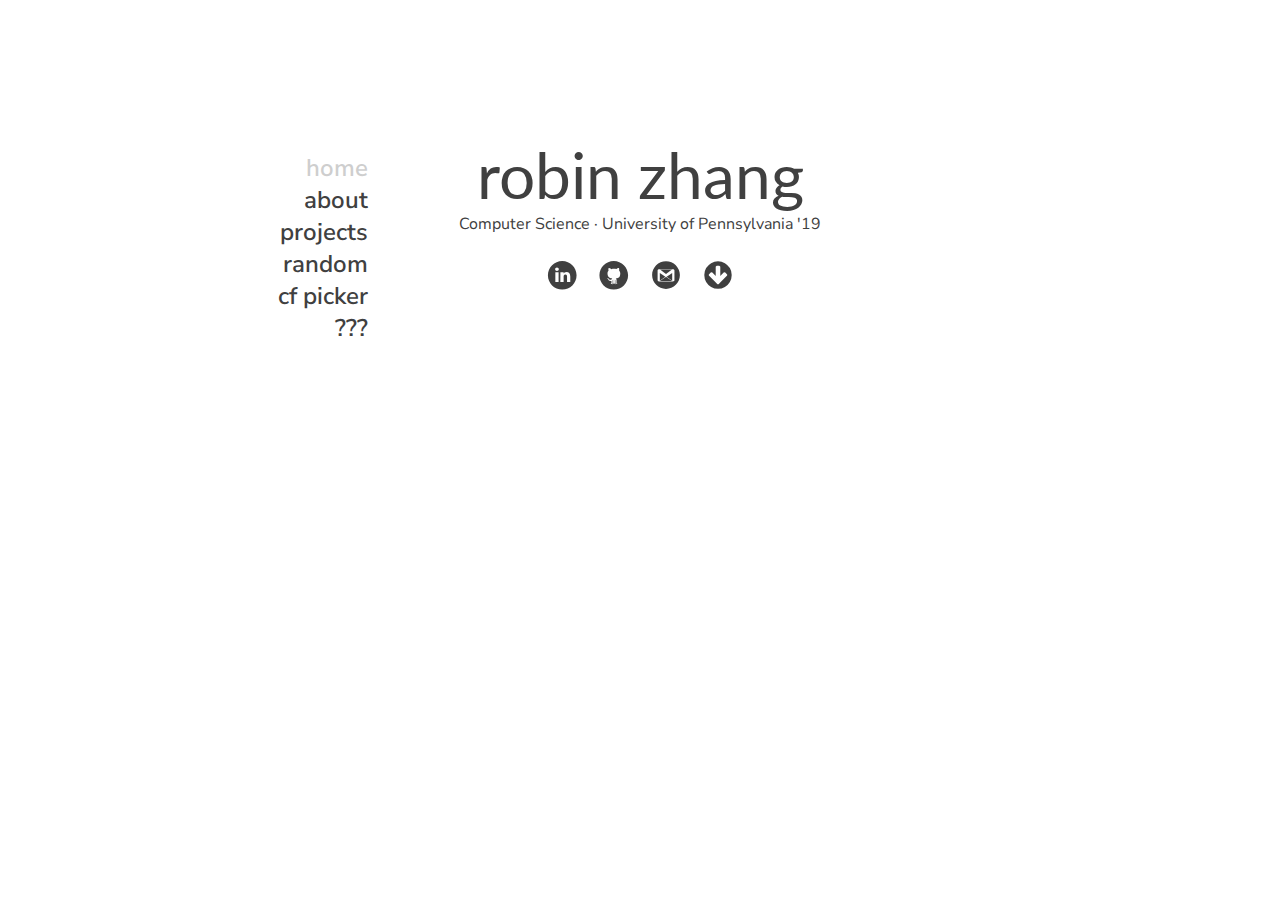
<file: index.html>
<!DOCTYPE html>
<html>
  <head>
    <meta charset="UTF-8">
    <link rel="stylesheet" type="text/css" href="css/main.css">
    <link rel="shortcut icon" href="img/winking-face.png">
    <link rel="preconnect" href="https://fonts.googleapis.com">
    <link rel="preconnect" href="https://fonts.gstatic.com" crossorigin>
    <link href="https://fonts.googleapis.com/css2?family=Lato&family=Nunito+Sans&display=swap" rel="stylesheet">
    <title>robin</title>
    <script src="third_party/matter.min.js" defer></script>
    <script src="js/physics.js" defer></script>
  </head>
  <body>
    <div class="container">
      <div class="nav">
        <ul>
          <li id="li1" class="nav-active"><a href="#">home</a></li>
          <li id="li2"><a href="about.html">about</a></li>
          <li id="li3"><a href="projects.html">projects</a></li>
          <li id="li4"><a href="random.html">random</a></li>
          <li id="li5"><a href="cf-picker.html">cf picker</a></li>
          <li id="li6"><a href="#">???</a></li>
        </ul>
      </div>
      <div class="content">
        <p class="name">robin zhang</p>
        <p class="headline">Computer Science · University of Pennsylvania '19</p>
        <div class="links">
          <a href="https://www.linkedin.com/in/robinzhang97" target="_blank"><img src="img/linkedin.svg" alt="linkedin link"></a>
          <a href="https://github.com/robinz62" target="_blank"><img src="img/github.svg" alt="github link"></a>
          <a href="mailto:rzha@alumni.upenn.edu"><img src="img/gmail.svg" alt="email link"></a>
          <a href="files/robin-zhang-resume.pdf" target="_blank"><img src="img/download.svg"></a>
        </div>
      </div>
      <div class="right-nav invis"></div>
    </div>
    <div id="canvas"></div>
    <script>
      // Trigger the simulation                                                                                                        
      document.getElementById("li6").addEventListener("click", function() {
        document.getElementById("canvas").style.display = "block";
        runMatter();
      });
    </script>
  </body>
<html>
</file>
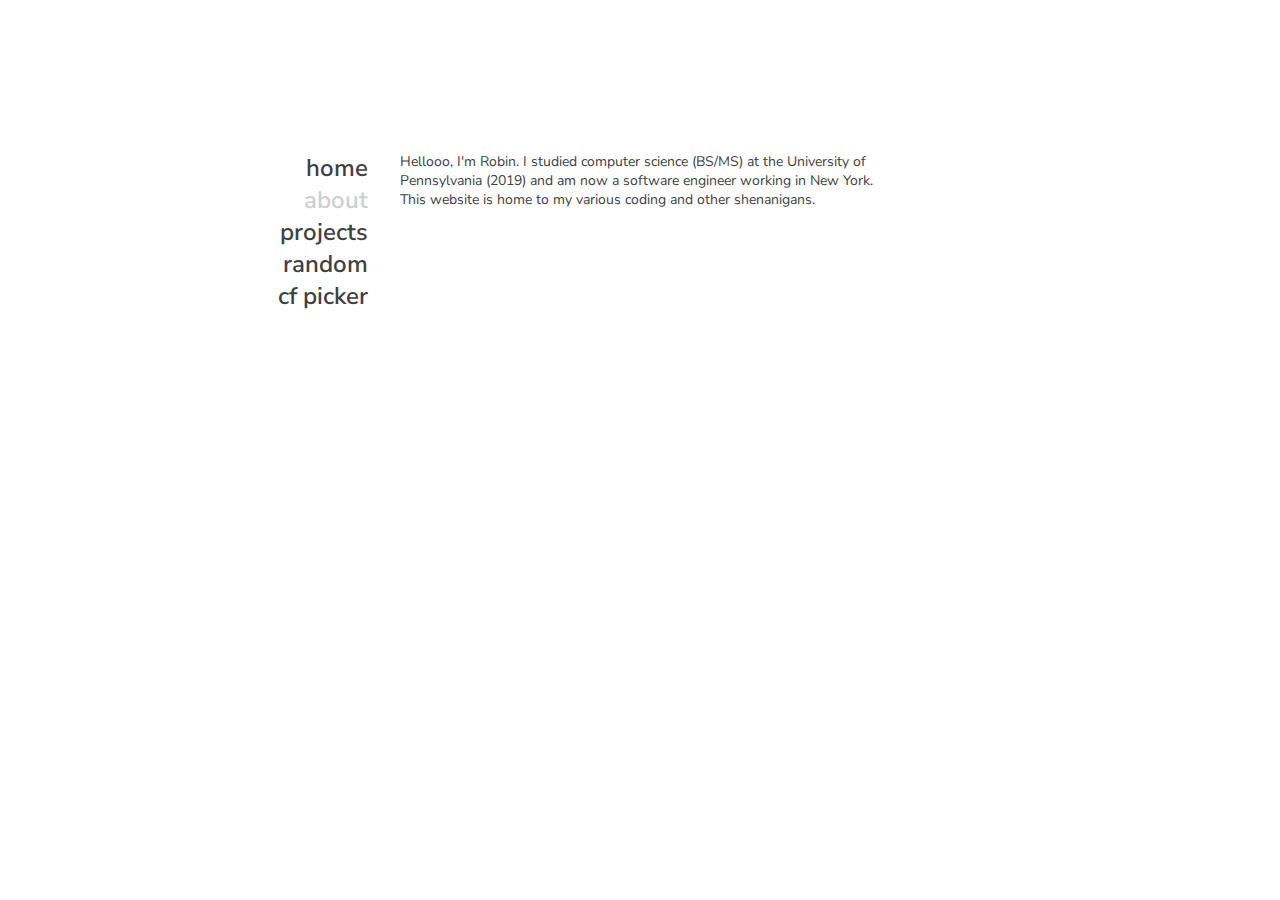
<file: about.html>
<!DOCTYPE html>
<html>
  <head>
    <meta charset="UTF-8">
    <link rel="stylesheet" type="text/css" href="css/main.css">
    <link rel="shortcut icon" href="img/winking-face.png">
    <link rel="preconnect" href="https://fonts.googleapis.com">
    <link rel="preconnect" href="https://fonts.gstatic.com" crossorigin>
    <link href="https://fonts.googleapis.com/css2?family=Lato&family=Nunito+Sans&display=swap" rel="stylesheet">
    <title>about</title>
  </head>
  <body>
    <div class="container">
      <div class="nav">
        <ul>
          <li><a href="index.html">home</a></li>
          <li class="nav-active"><a href="about.html">about</a></li>
          <li><a href="projects.html">projects</a></li>
          <li><a href="random.html">random</a></li>
          <li><a href="cf-picker.html">cf picker</a></li>
        </ul>
      </div>
      <div class="content">
        <p id="about-container">
          Hellooo, I'm Robin. I studied computer science (BS/MS) at the University of Pennsylvania
          (2019) and am now a software engineer working in New York. This website is home to my
          various coding and other shenanigans.
        </p>
      </div>
      <div class="right-nav invis" />
    </div>
  </body>
</html>
</file>
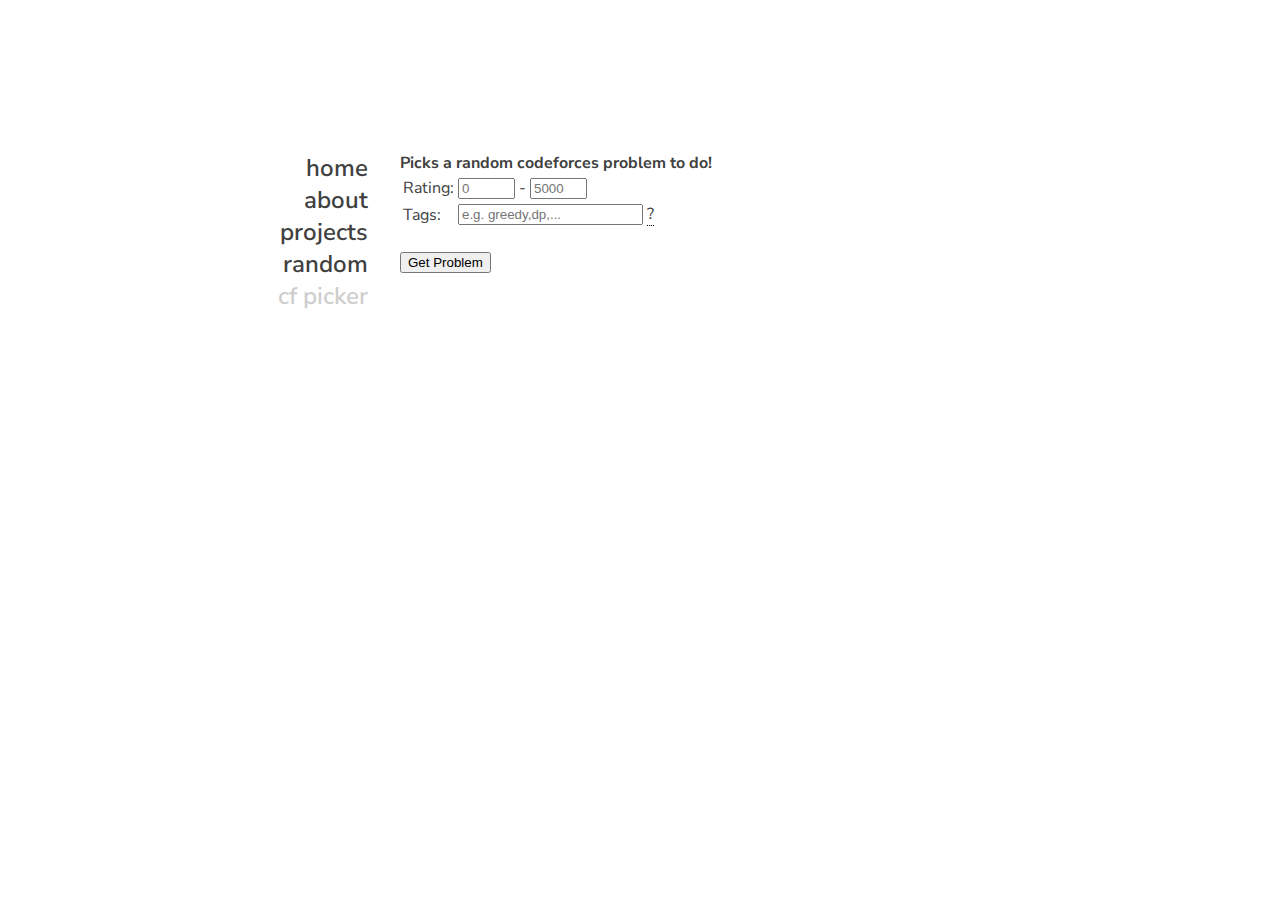
<file: cf-picker.html>
<!DOCTYPE html>
<html>
  <head>
    <meta charset="UTF-8">
    <link rel="stylesheet" type="text/css" href="css/main.css">
    <link rel="shortcut icon" href="img/winking-face.png">
    <link rel="preconnect" href="https://fonts.googleapis.com">
    <link rel="preconnect" href="https://fonts.gstatic.com" crossorigin>
    <link href="https://fonts.googleapis.com/css2?family=Lato&family=Nunito+Sans&display=swap" rel="stylesheet">
    <title>cf-picker</title>
  </head>
  <body>
    <div class="container">
      <div class="nav">
        <ul>
          <li><a href="index.html">home</a></li>
          <li><a href="about.html">about</a></li>
          <li><a href="projects.html">projects</a></li>
          <li><a href="random.html">random</a></li>
          <li class="nav-active"><a href="cf-picker.html">cf picker</a></li>
        </ul>
      </div>
      <div class="content" >
        <div id="cf-picker">
          <b>Picks a random codeforces problem to do!</b>
          <br>
          <table>
            <tr>
              <td>Rating:</td>
              <td>
                <input type="text" id="rating-lower" placeholder="0" size=4></input> -
                <input type="text" id="rating-upper" placeholder="5000" size=4></input>
              </td>
            </tr>
            <tr>
              <td>Tags:</td>
              <td>
                <input type="text" id="tags" placeholder="e.g. greedy,dp,..." size=20></input>
                <div id="tags-tooltip">?
                  <span id="tags-tooltip-text">Comma-separated tags.</span>
                </div>
              </td>
            </tr>
            <!-- TODO(robinz62): The following code is in case I ever decide to implement. -->
            <!-- <tr>
              <td>Handle:</td>
              <td><input type="text" id="user-handle" placeholder="e.g. robinz62" size=10></td>
            </tr> -->
          </table>
          <br>
          <button onclick="getProblem()">Get Problem</button>
          <br>
          <div id="result-container">
            <div id="result-link-div"><p><a id="result-link" href="" target="_blank"></a></p></div>
            <div id="result-nolink-div">No Results :(</div>
          </div>
        </div>
      </div>
      <div class="right-nav invis" />
    </div>
    <script src="js/cf-picker.js"></script>
  </body>
</html>
</file>
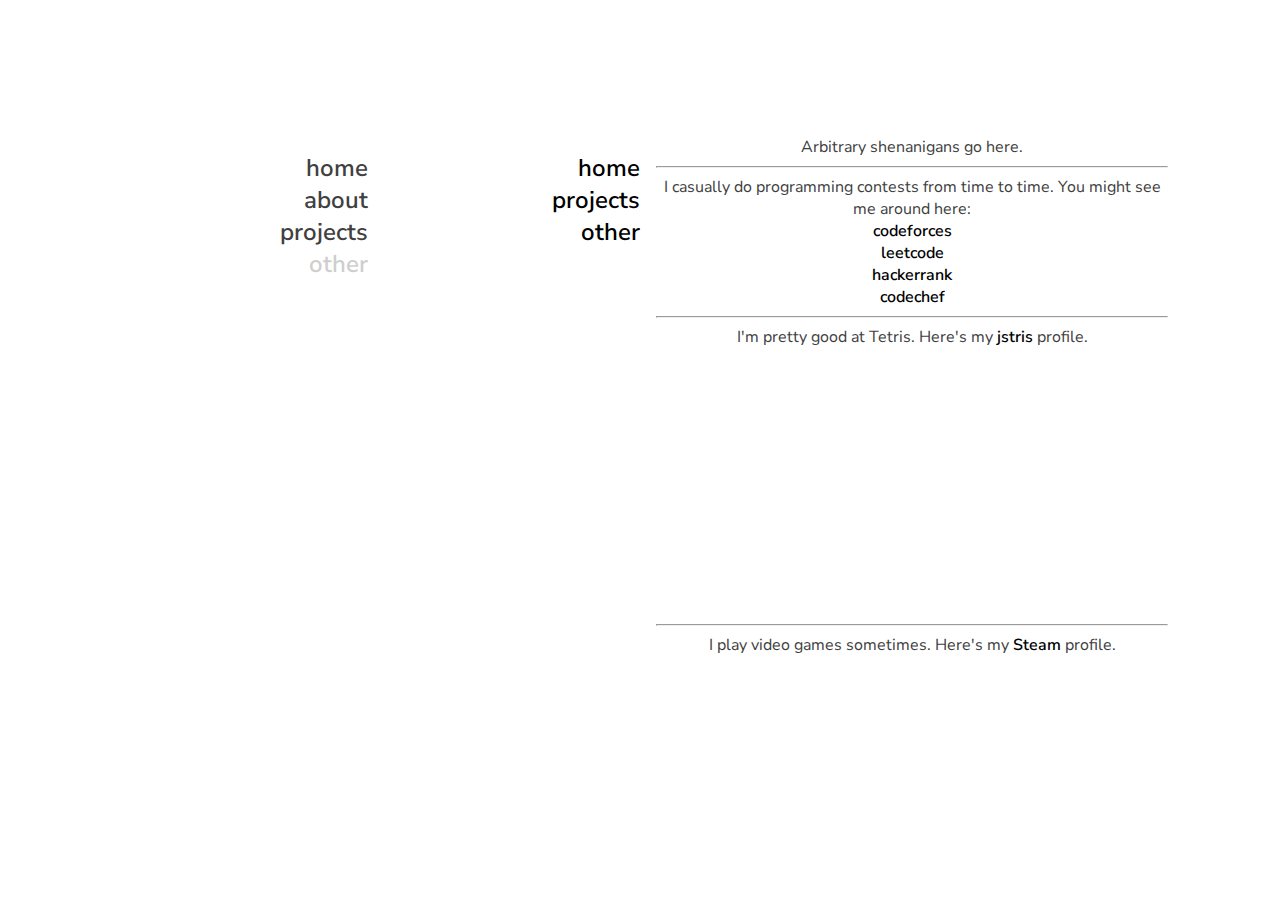
<file: other.html>
<!DOCTYPE html>
<html>
  <head>
    <meta charset="UTF-8">
    <link rel="stylesheet" type="text/css" href="css/main.css">
    <link rel="shortcut icon" href="img/thinking-face.ico">
    <link href="https://fonts.googleapis.com/css?family=Nunito+Sans" rel="stylesheet">
    <title>Other</title>
  </head>
  <body>
    <div class="container">
      <div class="nav">
        <ul>
          <li><a href="index.html">home</a></li>
          <li><a href="about.html">about</a></li>
          <li><a href="projects.html">projects</a></li>
          <li class="nav-active"><a href="other.html">other</a></li>
        </ul>
      </div>
      <div class="content">
        <div id="other-container">
          <div class="other" id="first-other">
            <p>Arbitrary shenanigans go here.</p>
          </div>
          <hr>
          <div class="other">
            <p>I casually do programming contests from time to time. You might see me around here:</p>
            <p><a href="http://codeforces.com/profile/robinz62" target="_blank" class="black-link">codeforces</a></p>
            <p><a href="https://leetcode.com/robinz62" target="_blank" class="black-link">leetcode</a></p>
            <p><a href="https://www.hackerrank.com/robinz62" target="_blank" class="black-link">hackerrank</a></p>
            <p><a href="https://www.codechef.com/users/robinz62" target="_blank" class="black-link">codechef</a></p>
          </div>
          <hr>
          <div class="other">
            <p>I'm pretty good at Tetris. Here's my <a href="https://jstris.jezevec10.com/u/robinz62" target="_blank" class="black-link">jstris</a> profile.</p>
            <br>
            <iframe width="427" height="240" src="https://www.youtube.com/embed/IZiP7Exz5cg" frameborder="0" gesture="media" allow="encrypted-media" allowfullscreen></iframe>
          </div>
          <hr>
          <div class="other">
            <p>I play video games sometimes. Here's my <a href="http://steamcommunity.com/id/largeborg" target="_blank" class="black-link">Steam</a> profile.</p>
          </div>
          <!--
          <div class="other">
            Add a section on calligraphy?
          </div> -->
        </div>
      </div>
      <!-- a hack to center the header properly; just mirror the left nav bar -->
      <div class="nav" id="invis">
        <ul>
          <li>home</li>
          <li>projects</li>
          <li>other</li>
        </ul>
      </div>
    </div>
  </body>
</html>
</file>
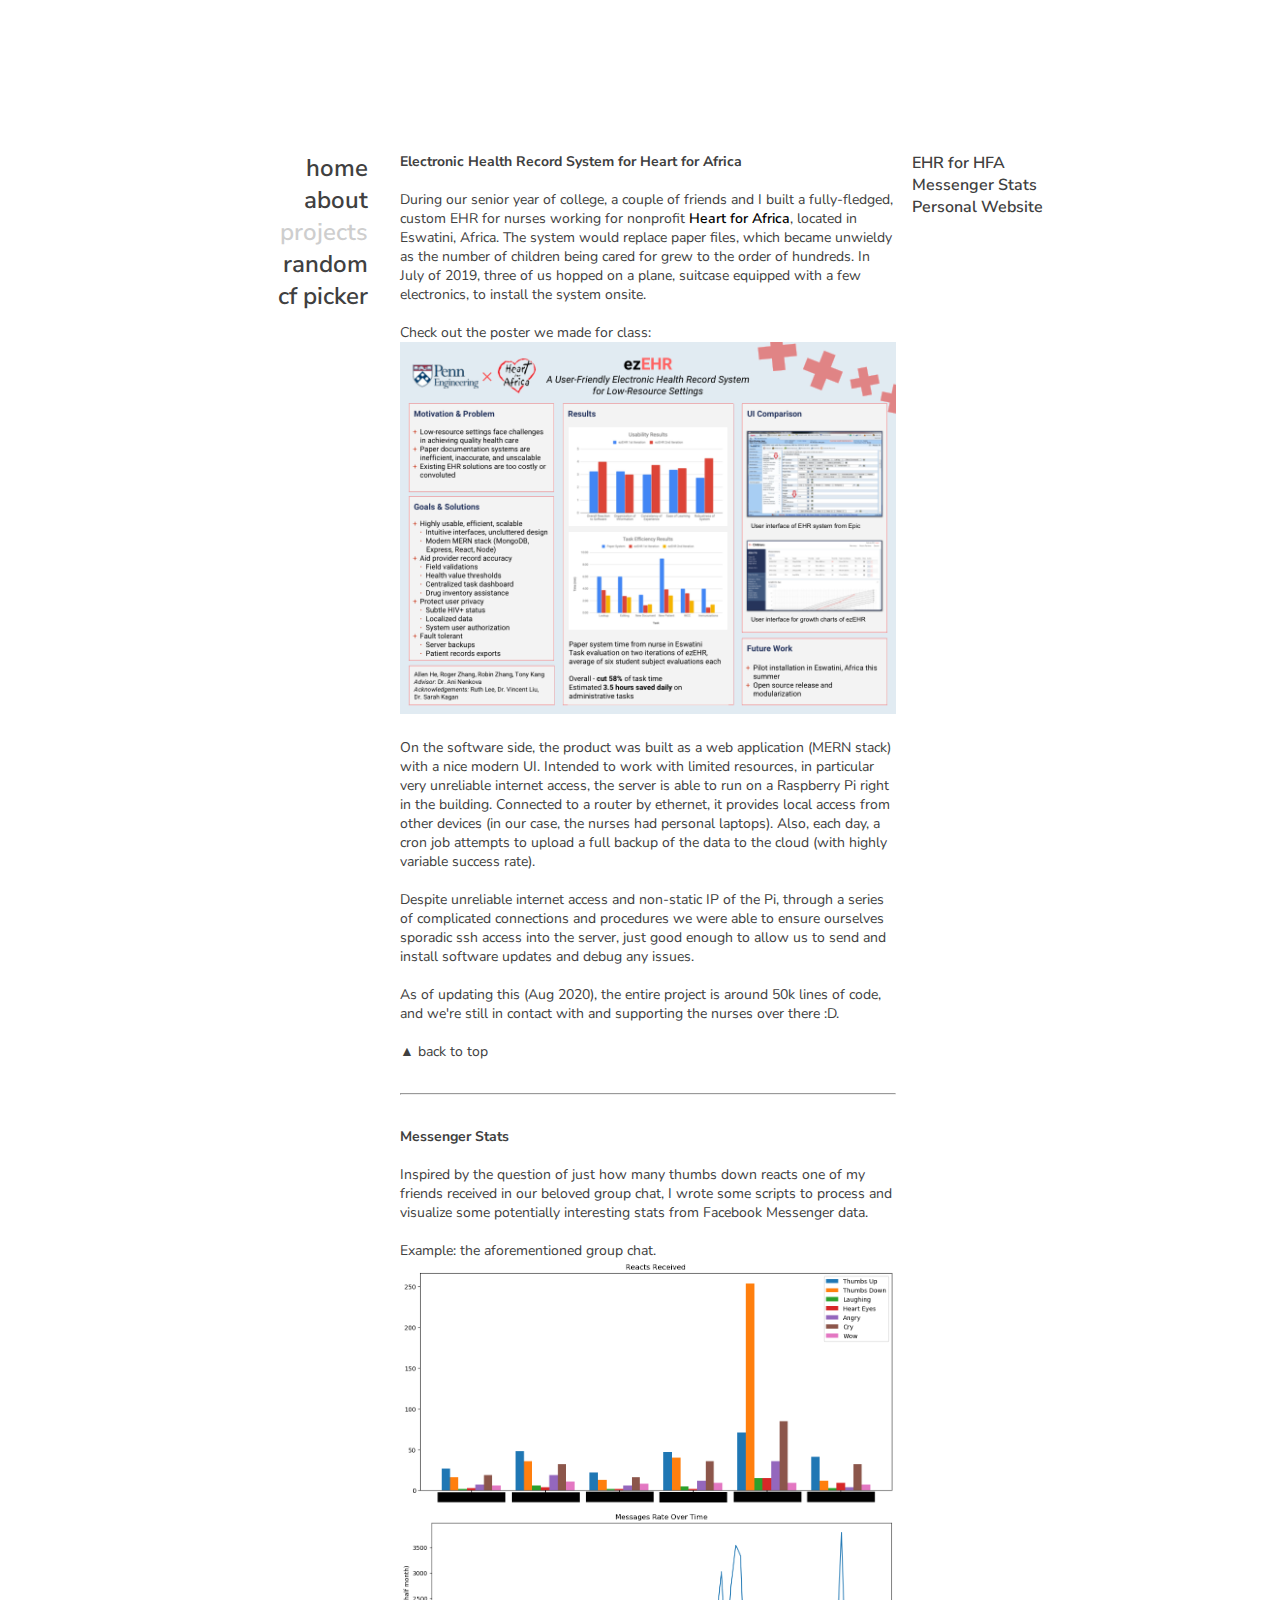
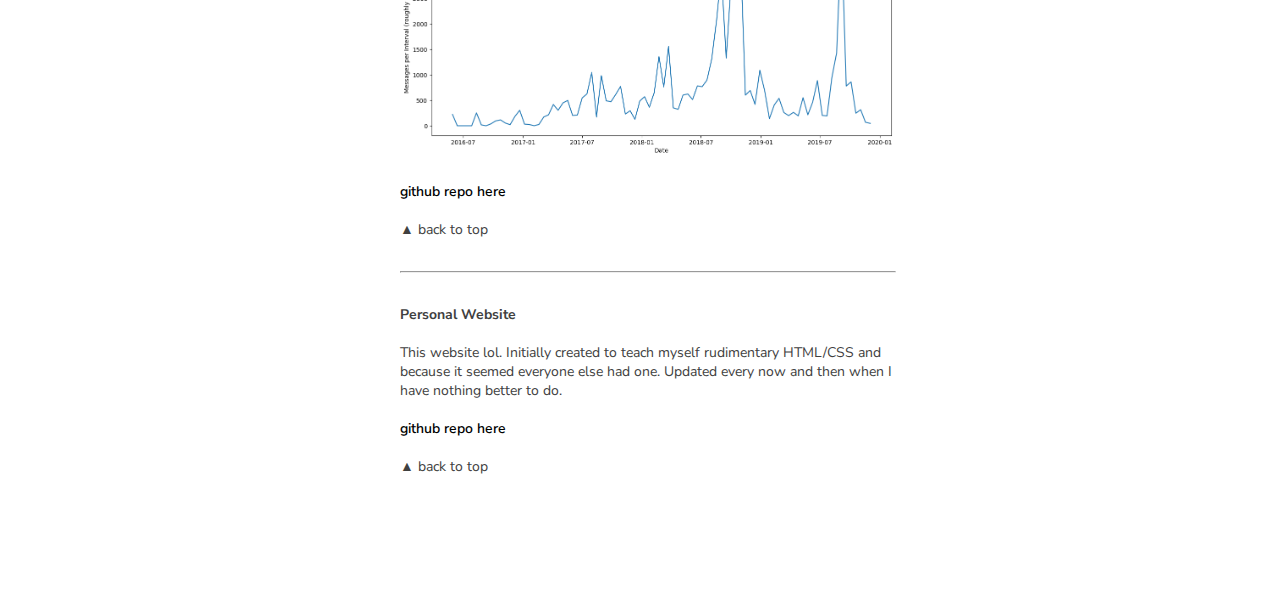
<file: projects.html>
<!DOCTYPE html>
<html id="top">
  <head>
    <meta charset="UTF-8">
    <link rel="stylesheet" type="text/css" href="css/main.css">
    <link rel="shortcut icon" href="img/winking-face.png">
    <link rel="preconnect" href="https://fonts.googleapis.com">
    <link rel="preconnect" href="https://fonts.gstatic.com" crossorigin>
    <link href="https://fonts.googleapis.com/css2?family=Lato&family=Nunito+Sans&display=swap" rel="stylesheet">
    <title>projects</title>
  </head>
  <body>
    <div class="container">
      <div class="nav">
        <ul>
          <li><a href="index.html">home</a></li>
          <li><a href="about.html">about</a></li>
          <li class="nav-active"><a href="projects.html">projects</a></li>
          <li><a href="random.html">random</a></li>
          <li><a href="cf-picker.html">cf picker</a></li>
        </ul>
      </div>
      <div class="content">
        <div id="projects-container">
          <div id="hfa-ehr">
            <b>Electronic Health Record System for Heart for Africa</b>
            <br>
            <br>
            <p>
              During our senior year of college, a couple of friends and I built a fully-fledged,
              custom EHR for nurses working for nonprofit
              <a href="https://www.heartforafrica.org/" target="_blank" class="black-link">Heart for Africa</a>,
              located in Eswatini, Africa. The system would replace paper files, which became
              unwieldy as the number of children being cared for grew to the order of hundreds.
              In July of 2019, three of us hopped on a plane, suitcase equipped with a few
              electronics, to install the system onsite.
            </p>
            <br>
            <p>
              Check out the poster we made for class:
              <a href="files/hfa-ehr-poster-2019.pdf" target="_blank"><img src="img/hfa-ehr-poster-2019-thumbnail.png" width=100%></a>
            </p>
            <br>
            <p>
              On the software side, the product was built as a web application (MERN stack) with
              a nice modern UI. Intended to work with limited resources, in particular very
              unreliable internet access, the server is able to run on a Raspberry Pi right in the
              building. Connected to a router by ethernet, it provides local access from other
              devices (in our case, the nurses had personal laptops). Also, each day, a cron job
              attempts to upload a full backup of the data to the cloud (with highly variable
              success rate).
            </p>
            <br>
            <p>
              Despite unreliable internet access and non-static IP of the Pi, through a series of
              complicated connections and procedures we were able to ensure ourselves sporadic
              ssh access into the server, just good enough to allow us to send and install software
              updates and debug any issues.
            </p>
            <br>
            <p>
              As of updating this (Aug 2020), the entire project is around 50k lines of code, and
              we're still in contact with and supporting the nurses over there :D.
            </p>
            <br>
            <a href="#top">&#x25B2; back to top</a>
          </div>
          <hr class="hline">
          <div id="messenger-stats">
            <b>Messenger Stats</b>
            <br>
            <br>
            <p>
              Inspired by the question of just how many thumbs down reacts one of my friends
              received in our beloved group chat, I wrote some scripts to process and visualize
              some potentially interesting stats from Facebook Messenger data.
            </p>
            <br>
            <p>
              Example: the aforementioned group chat.
              <a href="img/reacts-received-example.png"><img src="img/reacts-received-example.png" width=100%></a>
              <a href="img/messages-rate-over-time-example.png"><img src="img/messages-rate-over-time-example.png" width=100%></a>
            </p>
            <br>
            <p>
              <a href="https://github.com/robinz62/messenger-stats" target="_blank" class="black-link">github repo here</a>
            </p>
            <br>
            <a href="#top">&#x25B2; back to top</a>
          </div>
          <hr class="hline">
          <div id="personal-website">
            <b>Personal Website</b>
            <br>
            <br>
            <p>
              This website lol. Initially created to teach myself rudimentary HTML/CSS and because
              it seemed everyone else had one. Updated every now and then when I have nothing
              better to do.
            </p>
            <br>
            <p>
              <a href="https://github.com/robinz62/robinz62.github.io" target="_blank" class="black-link">github repo here</a>
            </p>
            <br>
            <a href="#top">&#x25B2; back to top</a>
          </div>
        </div>
      </div>
      <div class="right-nav">
        <ul>
          <li><a href="#hfa-ehr">EHR for HFA</a></li>
          <li><a href="#messenger-stats">Messenger Stats</a></li>
          <li><a href="#personal-website">Personal Website</a></li>
        </ul>
      </div>
    </div>
  </body>
</html>
</file>
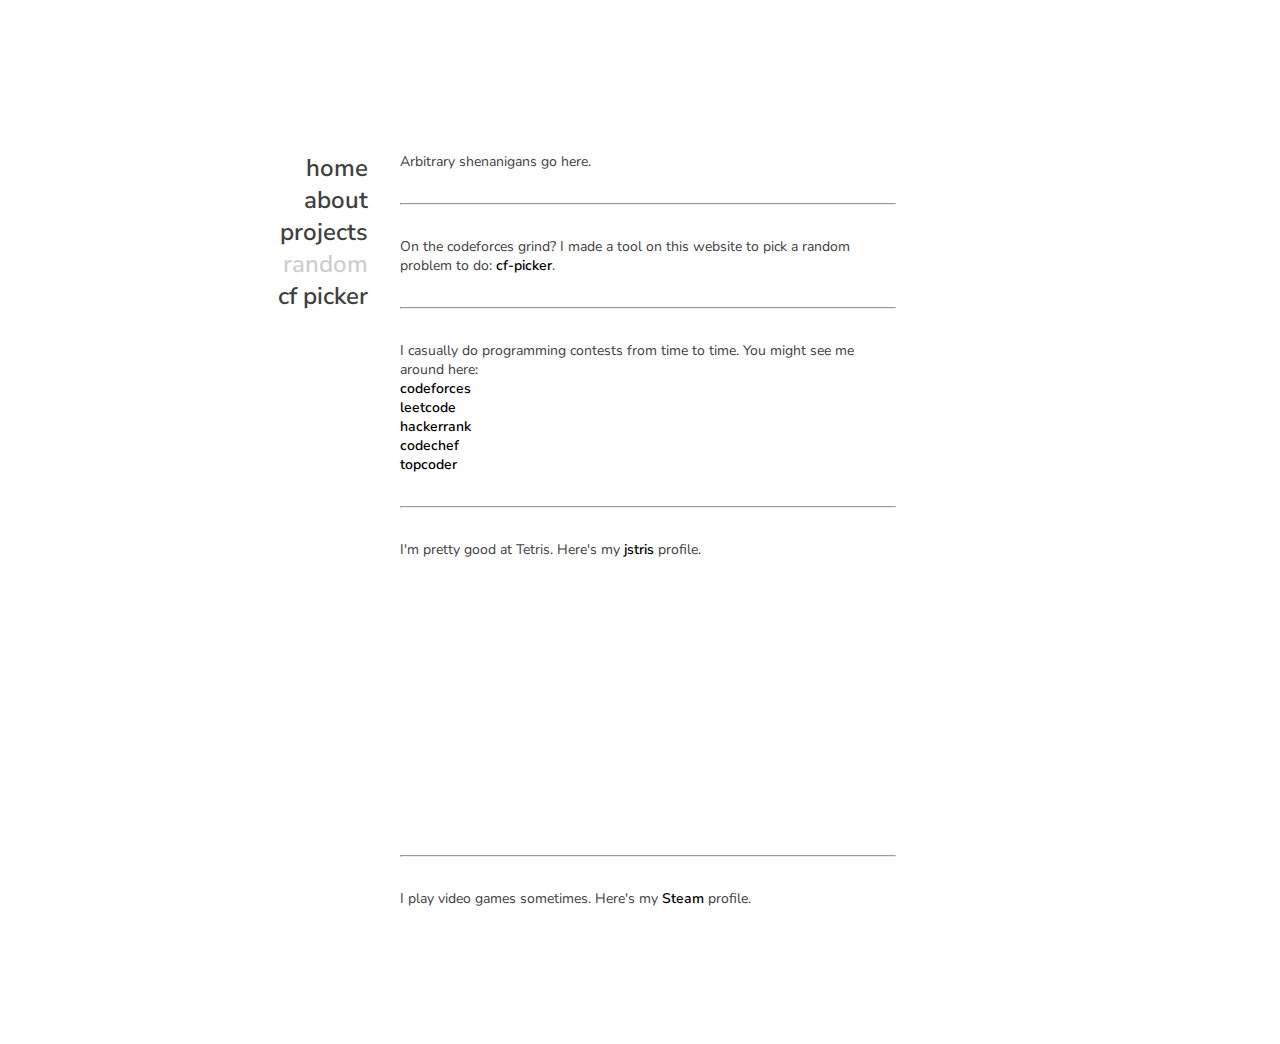
<file: random.html>
<!DOCTYPE html>
<html>
  <head>
    <meta charset="UTF-8">
    <link rel="stylesheet" type="text/css" href="css/main.css">
    <link rel="shortcut icon" href="img/winking-face.png">
    <link rel="preconnect" href="https://fonts.googleapis.com">
    <link rel="preconnect" href="https://fonts.gstatic.com" crossorigin>
    <link href="https://fonts.googleapis.com/css2?family=Lato&family=Nunito+Sans&display=swap" rel="stylesheet">
    <title>random</title>
  </head>
  <body>
    <div class="container">
      <div class="nav">
        <ul>
          <li><a href="index.html">home</a></li>
          <li><a href="about.html">about</a></li>
          <li><a href="projects.html">projects</a></li>
          <li class="nav-active"><a href="random.html">random</a></li>
          <li><a href="cf-picker.html">cf picker</a></li>
        </ul>
      </div>
      <div class="content">
        <div id="random-container">
          <div>
            <p>Arbitrary shenanigans go here.</p>
          </div>
          <hr class="hline">
          <div>
            <p>
              On the codeforces grind? I made a tool on this website to pick a random problem to do:
              <a href="cf-picker.html" class="black-link">cf-picker</a>.
            </p>
          </div>
          <hr class="hline">
          <div>
            <p>I casually do programming contests from time to time. You might see me around here:</p>
            <p><a href="http://codeforces.com/profile/robinz62" target="_blank" class="black-link">codeforces</a></p>
            <p><a href="https://leetcode.com/robinz62" target="_blank" class="black-link">leetcode</a></p>
            <p><a href="https://www.hackerrank.com/robinz62" target="_blank" class="black-link">hackerrank</a></p>
            <p><a href="https://www.codechef.com/users/robinz62" target="_blank" class="black-link">codechef</a></p>
            <p><a href="https://www.topcoder.com/members/robinz62" target="_blank" class="black-link">topcoder</a></p>
          </div>
          <hr class="hline">
          <div>
            <p>I'm pretty good at Tetris. Here's my <a href="https://jstris.jezevec10.com/u/robinz62" target="_blank" class="black-link">jstris</a> profile.</p>
            <br>
            <iframe width="400" height="240" src="https://www.youtube.com/embed/X3WAmuQkBRs" frameborder="0" allow="accelerometer; autoplay; encrypted-media; gyroscope; picture-in-picture" allowfullscreen></iframe>
          </div>
          <hr class="hline">
          <div>
            <p>I play video games sometimes. Here's my <a href="http://steamcommunity.com/id/largeborg" target="_blank" class="black-link">Steam</a> profile.</p>
          </div>
          <!--
          <div>
            Other interests
          </div> -->
        </div>
      </div>
      <div class="right-nav invis" />
    </div>
  </body>
</html>
</file>
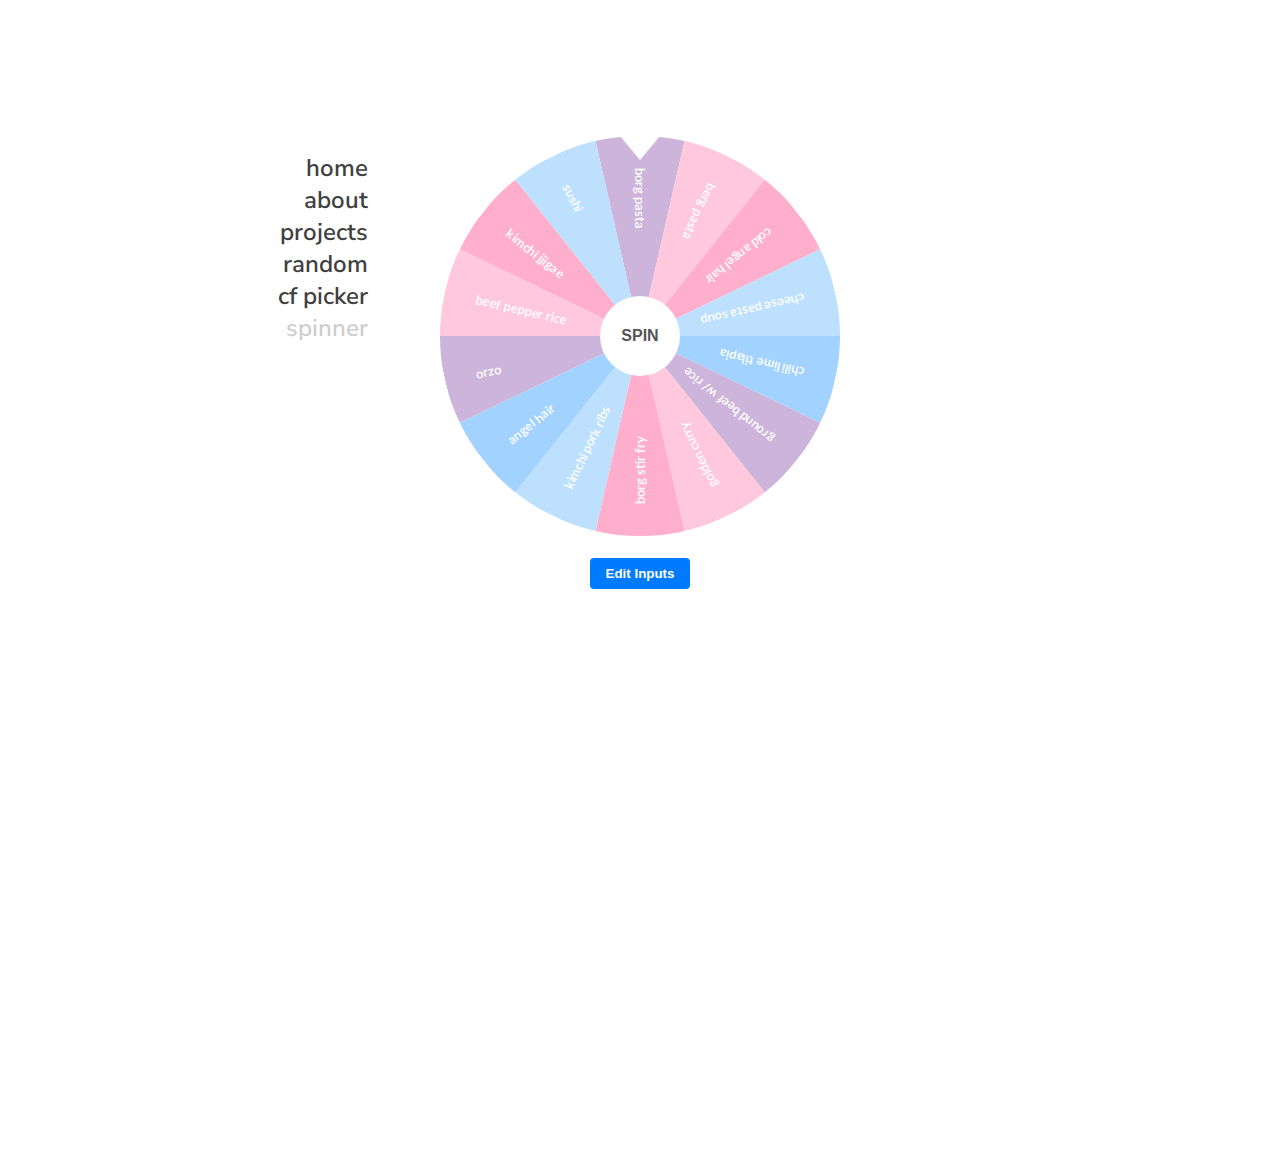
<file: spinner.html>
<!DOCTYPE html>
<html>

<head>
  <meta charset="UTF-8">
  <link rel="shortcut icon" href="img/winking-face.png">
  <link rel="preconnect" href="https://fonts.googleapis.com">
  <link rel="preconnect" href="https://fonts.gstatic.com" crossorigin>
  <link href="https://fonts.googleapis.com/css2?family=Lato&family=Nunito+Sans&display=swap" rel="stylesheet">
  <link rel="stylesheet" type="text/css" href="css/main.css">
  <link rel="stylesheet" type="text/css" href="css/spinner.css" />
  <script src="js/spinner.js" defer></script>
  <title>random wheel</title>
</head>

<body>
  <div class="container">
    <div class="nav">
      <ul>
        <li><a href="index.html">home</a></li>
        <li><a href="about.html">about</a></li>
        <li><a href="projects.html">projects</a></li>
        <li><a href="random.html">random</a></li>
        <li><a href="cf-picker.html">cf picker</a></li>
        <li class="nav-active"><a href="spinner.html">spinner</a></li>
      </ul>
    </div>
    <div class="content">
      <div id="spinner">
        <div class="wheel-wrapper">
          <div id="wheel-container">
            <div id="wheel"></div>
            <button id="spin-button">SPIN</button>
            <div class="marker"></div>
          </div>

          <br>
          <button type="button" class="custom-btn primary" id="edit-inputs-btn">Edit Inputs</button>
        </div>

        <div class="custom-modal" id="result-modal">
          <div class="custom-modal-content">
            <div class="custom-modal-header">
              <h5>Selected</h5>
            </div>
            <div class="custom-modal-body">
              <p id="result-text-title"></p>
              <p id="result-text-ingredients"></p>
              <p id="result-text-steps"></p>
              <p id="result-text-extras"></p>
            </div>
            <div class="custom-modal-footer">
              <button id="remove-the-selected-btn" class="custom-btn danger">Remove this</button>
              <button class="custom-btn secondary" onclick="closeModal('result-modal')">Close</button>
            </div>
          </div>
        </div>

        <div class="custom-modal" id="edit-inputs-modal">
          <div class="custom-modal-content">
            <div class="custom-modal-header">
              <h5>Update Items</h5>
            </div>
            <div class="custom-modal-body">
              <textarea id="input-data" rows="10" class="custom-textarea"></textarea>
            </div>
            <div class="custom-modal-footer">
              <button class="custom-btn secondary" onclick="closeModal('edit-inputs-modal')">Close</button>
              <button class="custom-btn primary" id="save-inputs-btn">Save changes</button>
            </div>
          </div>
        </div>
      </div>
    </div>
    <div class="right-nav invis" />
  </div>
</body>

</html>
</file>
<file: css/main.css>
html {
  overflow-y: scroll;
  scroll-behavior: smooth;
}

body {
  text-align: center;
}

p {
  margin: 0;
}

a {
  color: #404040;
  display: inline-block;
  line-height: 0;
}

a:link, a:visited {
  text-decoration: none;
}

#canvas {
  display: none;
  height: 100%;
  width: 100%;
  position: fixed;
  top: 0;
  left: 0;
  z-index: 999;
}

/* main content area */

.container {
  display: inline-block;
  margin-top: 128px;
  margin-bottom: 128px;
}

.content {
  color: #404040;
  display: inline-block;
  font-family: 'Nunito Sans', sans-serif;
  text-align: center;
  width: 512px;

  animation: fade-in 0.5s ease-in 0s 1 normal;
}

.name {
  font-family: 'Lato', sans-serif;
  font-size: 64px;
}

.headline {
  font-size: 16px;
}

.links {
  margin: 0px;
}

.links img {
  height: 64px;
  margin: 8px;
  opacity: 0.75;
  width: 32px;
}

.links img:hover {
  opacity: 0.5;
}

/* nav bar */

.nav {
  float: left;
  font-family: 'Nunito Sans', sans-serif;
  font-size: 24px;
  font-weight: 600;
  margin: 16px 16px 0px 0px;
  text-align: right;
  width: 256px;
}

.nav ul {
  list-style-type: none;
  margin: 0;
  padding: 0;
}

.nav li:hover {
  opacity: 0.25;
}

.nav-active {
  opacity: 0.25;
}

#li2, #li3, #li4, #li5, #li6 {
  animation: fade-in 0.4s ease-in 0s 1 normal;
  animation-fill-mode: backwards;
}

#li1 {
  animation: fade-in-partial 0.4s ease-in 0s 1 normal;
  animation-delay: 0.4s;
  animation-fill-mode: backwards;
}

#li2 {
  animation-delay: 0.5s;
}

#li3 {
  animation-delay: 0.6s;
}

#li4 {
  animation-delay: 0.7s;
}

#li5 {
  animation-delay: 0.8s;
}

#li6 {
  animation-delay: 0.9s;
}

.right-nav {
  float: right;
  font-family: 'Nunito Sans', sans-serif;
  font-size: 16px;
  font-weight: 600;
  margin: 16px 0 0 16px;
  text-align: left;
  width: 256px;
}

.right-nav ul {
  list-style-type: none;
  margin: 0;
  padding: 0;
}

.right-nav li:hover {
  opacity: 0.25;
}

.invis {
  visibility: hidden;
}

/* content pages */

#about-container {
  font-size: 14px;
  margin-top: 16px;
  margin-left: 16px;
  text-align: left;
}

#projects-container {
  font-size: 14px;
  margin-top: 16px;
  margin-left: 16px;
  text-align: left;
}

#random-container {
  font-size: 14px;
  margin-top: 16px;
  margin-left: 16px;
  text-align: left;
}

#cf-picker {
  font-size: 16px;
  margin-top: 16px;
  margin-left: 16px;
  text-align: left;
}

#tags-tooltip {
  position: relative;
  display: inline-block;
  border-bottom: 1px dotted black;
}

#tags-tooltip #tags-tooltip-text {
  font-size: 12px;
  visibility: hidden;
  width: 140px;
  background-color: #555;
  color: #fff;
  text-align: center;
  padding: 5px 0;
  border-radius: 6px;

  position: absolute;
  z-index: 1;
  top: -5px;
  left: 150%;

  opacity: 0;
  transition: opacity 0.3s;
}

#tags-tooltip:hover #tags-tooltip-text {
  visibility: visible;
  opacity: 1;
}

#result-container {
  margin-top: 16px;
}

#result-link-div {
  display: none;
  font-size: 24px;
}

#result-nolink-div {
  display: none;
  font-size: 24px;
}

.hline {
  margin-top: 32px;
  margin-bottom: 32px;
}

.black-link {
  color: black;
  font-weight: 600;
  
  transition: opacity 0.25s ease;
}

.black-link:hover {
  opacity: 0.5;
}

/* animations */

@keyframes fade-in {
  from { opacity: 0; }
  to   { opacity: 1; }
}

@keyframes fade-in-partial {
  from { opacity: 0; }
  to   { opacity: 0.25; }
}
</file>
<file: css/spinner.css>
.custom-modal {
  display: none;
  position: fixed;
  z-index: 1000;
  left: 0;
  top: 0;
  width: 100%;
  height: 100%;
  background-color: rgba(0, 0, 0, 0.5);
  justify-content: center;
  align-items: center;
}

.custom-modal.show {
  display: flex;
}

.custom-modal-content {
  background-color: white;
  padding: 1rem;
  border-radius: 8px;
  width: 90%;
  max-width: 400px;
  box-shadow: 0 0 10px rgba(0, 0, 0, 0.2);
}

.custom-modal-header h5 {
  margin: 0 0 1rem 0;
}

.custom-modal-body {
  margin-bottom: 1rem;
}

.custom-modal-footer {
  display: flex;
  justify-content: flex-end;
  gap: 0.5rem;
}

/* Button Styles */
.custom-btn {
  padding: 0.5rem 1rem;
  border: none;
  border-radius: 4px;
  cursor: pointer;
  font-weight: bold;
}

.custom-btn.primary {
  background-color: #007bff;
  color: white;
}

.custom-btn.secondary {
  background-color: #6c757d;
  color: white;
}

.custom-btn.danger {
  background-color: #dc3545;
  color: white;
}

.custom-btn:hover {
  opacity: 0.85;
}

.custom-textarea {
  width: 100%;
  padding: 0.5rem;
  font-size: 1rem;
  box-sizing: border-box;
  resize: vertical;
}

#spinner {
  display: flex;
  justify-content: center;
  min-height: 100vh;
}

#spinner .wheel-wrapper {
  flex: 0 0 25rem;
}

#spinner .wheel-wrapper #wheel-container {
  height: 25rem;
  position: relative;
  border-radius: 50%;
}

#spinner .wheel-wrapper #wheel-container #spin-button {
  position: absolute;
  top: 50%;
  left: 50%;
  transform: translate(-50%, -50%);
  font-weight: 700;
  width: 5rem;
  height: 5rem;
  display: block;
  border: 0;
  border-radius: 50%;
  font-size: 1rem;
  outline: none;
  cursor: pointer;
  background: #FFFFFF;
  color: #555555;
}

#spinner .wheel-wrapper #wheel-container #spin-action:hover {
  color: #ffb739;
}

#spinner .wheel-wrapper #wheel-container .marker {
  width: 2.5rem;
  height: 1.5rem;
  clip-path: polygon(50% 100%, 0% 0%, 100% 0%);
  background-color: #FFFFFF;
  position: absolute;
  top: 0;
  left: 50%;
  transform: translateX(-50%);
}

#spinner .wheel-wrapper #wheel-container #wheel {
  height: 100%;
  position: relative;
  border-radius: 50%;
  overflow: hidden;
  /* transition: transform 7s ease-out; */
  transition: transform 8s cubic-bezier(0.25, 0, 0, 1);
}

#spinner .wheel-wrapper #wheel-container #wheel .part {
  width: 50%;
  position: absolute;
  transform-origin: center right;
}

#spinner .wheel-wrapper #wheel-container #wheel .part .name {
  width: 100%;
  height: 100%;
  padding: 0 4rem 0 2rem;
  box-sizing: border-box;
  display: flex;
  align-items: center;
  color: #FFFFFF;
  font-size: 0.8rem;
  font-weight: 600;
  overflow: hidden;
  white-space: nowrap;
}

@media only screen and (max-width: 992px) {
  html {
    font-size: 12px;
  }
}

@media only screen and (max-width: 768px) {
  html {
    font-size: 8px;
  }
}
</file>
